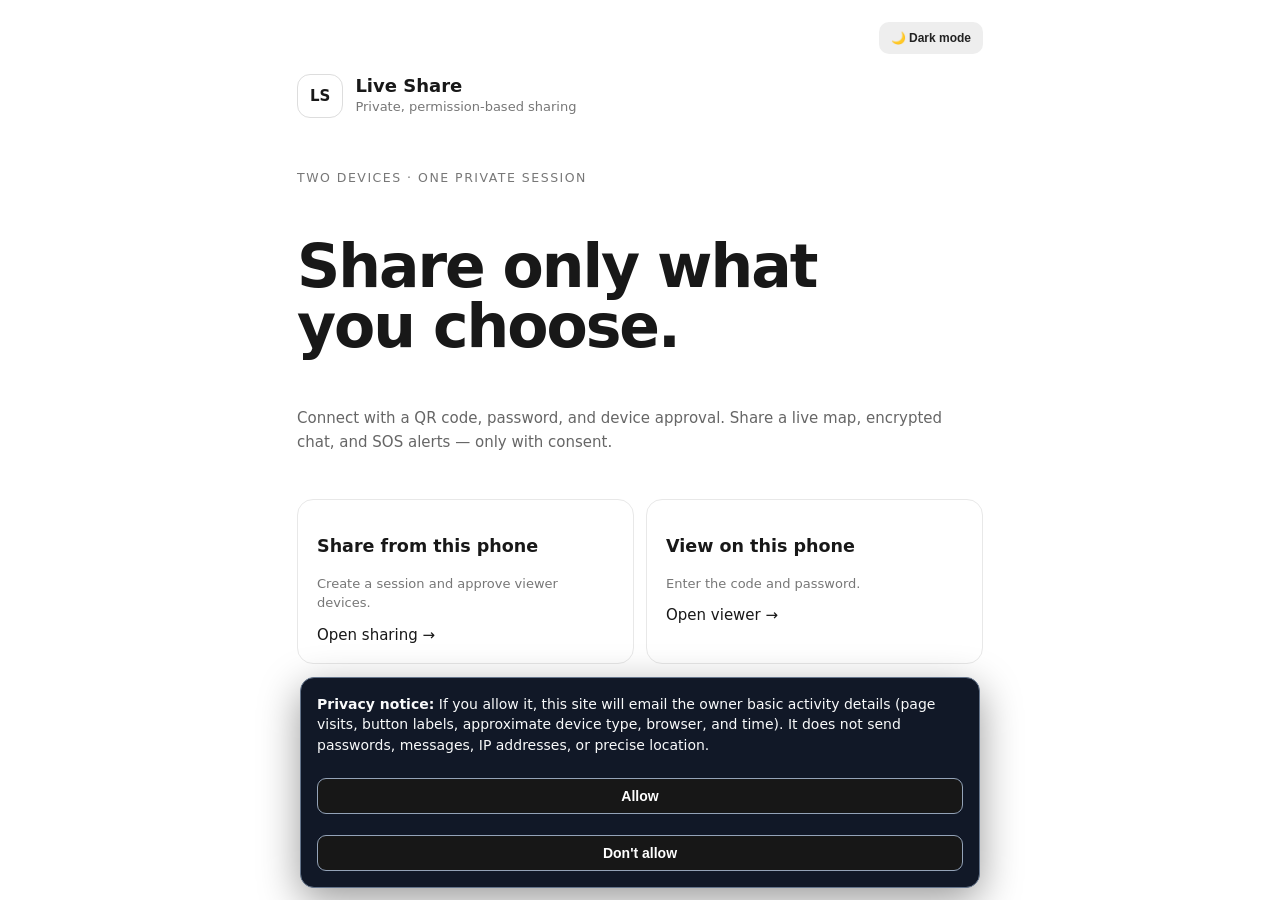
<file: index.html>
<!doctype html><html><head><meta charset="utf-8"><meta name="viewport" content="width=device-width,initial-scale=1"><title>Live Share</title><link rel="stylesheet" href="/style.css"></head><body><main class="shell"><button class="theme" id="theme">🌙 Dark mode</button><header><b class="logo">LS</b><div><h1>Live Share</h1><p>Private, permission-based sharing</p></div></header><section class="hero"><small>TWO DEVICES · ONE PRIVATE SESSION</small><h2>Share only what<br>you choose.</h2><p>Connect with a QR code, password, and device approval. Share a live map, encrypted chat, and SOS alerts — only with consent.</p></section><div class="cards"><a href="/share.html"><h3>Share from this phone</h3><p>Create a session and approve viewer devices.</p>Open sharing →</a><a href="/view.html"><h3>View on this phone</h3><p>Enter the code and password.</p>Open viewer →</a></div></main><script src="/theme.js"></script><aside id="activity-consent" class="activity-consent" hidden>
  <p><strong>Privacy notice:</strong> If you allow it, this site will email the owner basic activity details (page visits, button labels, approximate device type, browser, and time). It does not send passwords, messages, IP addresses, or precise location.</p>
  <div class="activity-consent-actions">
    <button type="button" id="activity-allow">Allow</button>
    <button type="button" id="activity-deny">Don't allow</button>
  </div>
</aside>
<script src="/activity-notifications.js" defer></script>
</body></html>
</file>
<file: style.css>
*{box-sizing:border-box}body{margin:0;font:15px system-ui;background:#fff;color:#181818}.shell{max-width:720px;margin:auto;padding:22px 17px 45px}.narrow{max-width:620px}.theme{display:block;width:auto;margin:0 0 20px auto;background:#eee;color:#222;padding:9px 12px;font-size:12px}header{display:flex;gap:12px;align-items:center;margin:12px 0 30px}.logo{border:1px solid #ddd;border-radius:13px;padding:12px}.brand p,header p{margin:3px 0;color:#777;font-size:13px}h1{font-size:18px;margin:0}a{color:inherit}.hero{padding:20px 0 30px}.hero small{letter-spacing:1.5px;color:#777}.hero h2{font-size:clamp(38px,8vw,60px);line-height:1;letter-spacing:-2px}.hero p{color:#666;line-height:1.6}.cards{display:grid;grid-template-columns:1fr 1fr;gap:12px}.cards a,.panel{border:1px solid #e8e8e8;border-radius:16px;padding:19px;text-decoration:none}.cards p{color:#777;font-size:13px;line-height:1.5}.panel{margin:0 0 13px}.panel h2{font-size:17px;margin:0 0 12px}label{display:block;font-size:12px;margin:12px 0 6px;font-weight:650}input{width:100%;padding:13px;border:1px solid #ddd;border-radius:10px;font-size:16px}button{display:block;width:100%;border:0;border-radius:10px;padding:13px;margin-top:11px;background:#171717;color:white;font-size:14px;font-weight:650}button:disabled{opacity:.4}.secondary{background:#eee;color:#222}.danger{background:#a11;color:white}#status,#sharestatus,#locstatus,#distance{font-size:13px;color:#666;line-height:1.5}.codebox{margin-top:15px;padding:14px;background:#f5f5f5;border-radius:12px;text-align:center}.codebox strong{font-size:27px;letter-spacing:5px}.request,.device{padding:12px 0;border-top:1px solid #eee;font-size:13px}.request button,.device button{width:auto;display:inline-block;padding:8px 11px;margin-right:6px}.approve{background:#176b43}.reject,.revoke{background:#f3e6e6;color:#922}.error{color:#a11;font-size:13px}.fine{color:#888;font-size:12px;line-height:1.5}video{width:100%;max-height:55vh;background:#111;border-radius:10px}.hidden{display:none!important}.dark body{background:#111;color:#f5f5f5}.dark .panel,.dark .cards a{background:#1c1c1c;border-color:#444}.dark input{background:#222;color:white;border-color:#555}.dark .secondary,.dark .theme,.dark .codebox{background:#333;color:white}.dark p{color:#aaa}@media(max-width:520px){.cards{grid-template-columns:1fr}}.qrbox{margin-top:15px;padding:15px;border:1px solid #eee;border-radius:12px;text-align:center}.qrbox h3{font-size:14px}.qrbox img{display:block;width:min(220px,100%);height:auto;margin:10px auto;background:white;padding:8px;border-radius:8px}.mapview{height:300px;width:100%;border-radius:12px;overflow:hidden;background:#eee;margin:12px 0}.chatlog{height:180px;overflow:auto;border:1px solid #e7e7e7;border-radius:10px;padding:9px;margin:10px 0}.chatline{padding:7px 9px;border-radius:9px;background:#f1f1f1;font-size:13px;overflow-wrap:anywhere}.chatline.me{margin-left:14%;background:#e8f2ff}.chatline.them{margin-right:14%}.sos{background:#9b1c1c;color:#fff}.dark .chatlog{border-color:#444}.dark .chatline{background:#333}.dark .chatline.me{background:#17334f}.dark .qrbox{border-color:#444}
video{display:block;width:100%;max-height:320px;background:#111;border-radius:12px;margin:10px 0;object-fit:contain}.chatlog{max-height:260px;overflow:auto}.hidden{display:none!important}


.activity-consent{position:fixed;z-index:9999;left:12px;right:12px;bottom:12px;max-width:680px;margin:auto;padding:16px;border:1px solid #64748b;border-radius:14px;background:#111827;color:#f9fafb;box-shadow:0 12px 40px #0006}
.activity-consent p{margin:0 0 12px;line-height:1.45;font-size:14px}
.activity-consent-actions{display:flex;gap:10px;flex-wrap:wrap}
.activity-consent-actions button{padding:9px 15px;border-radius:9px;border:1px solid #94a3b8;cursor:pointer}
</file>
